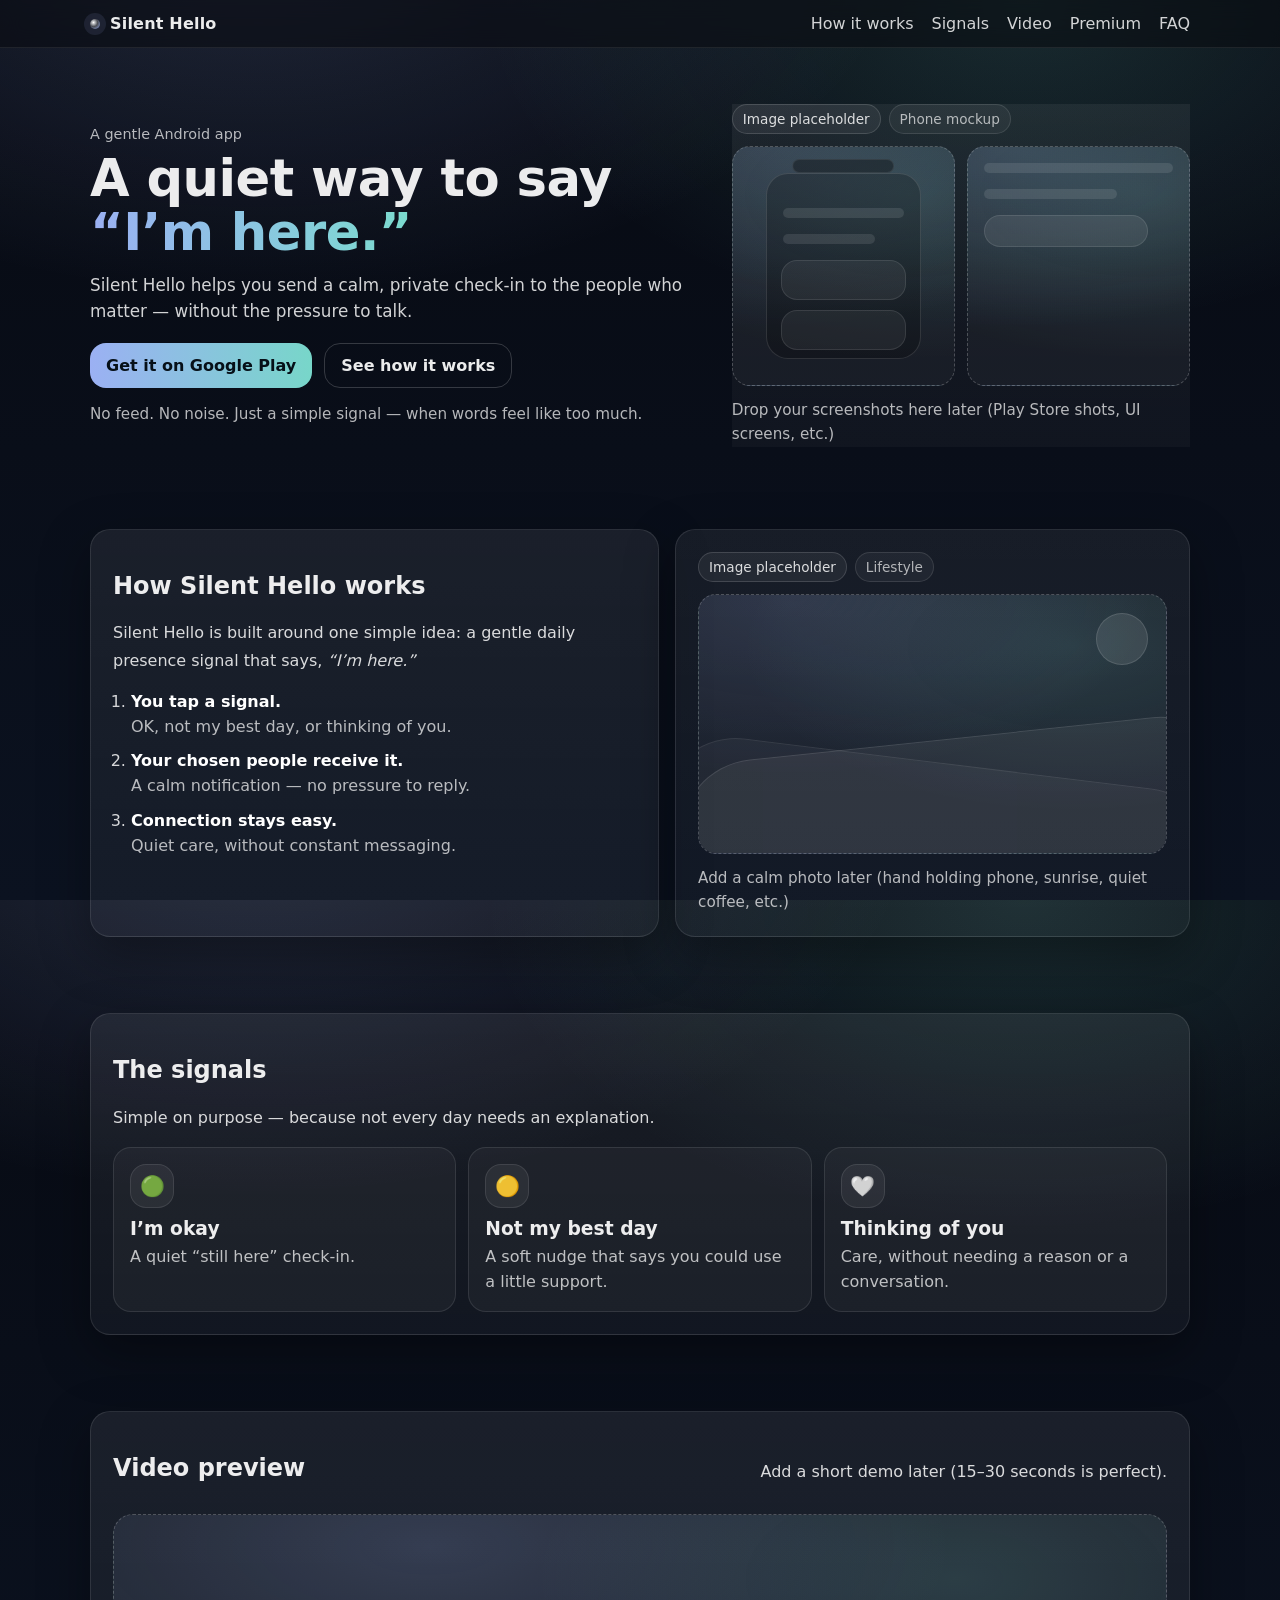
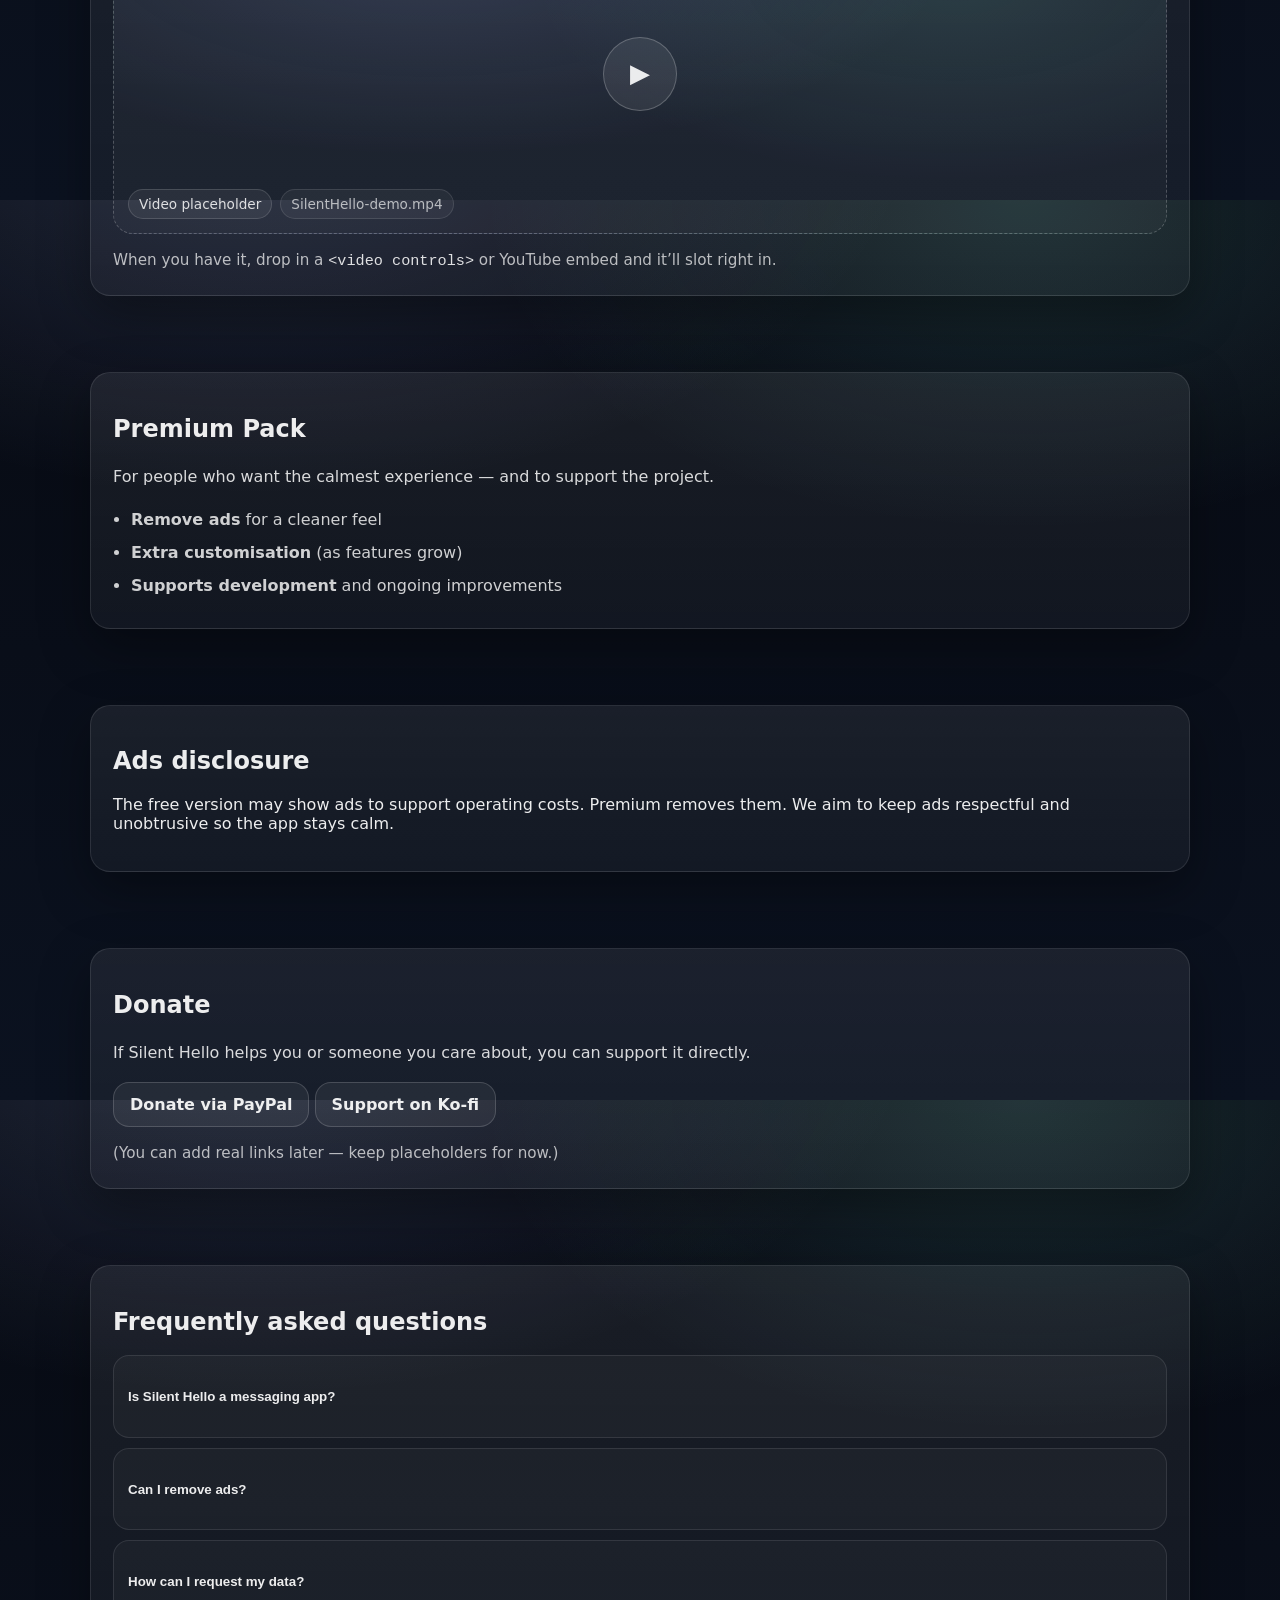
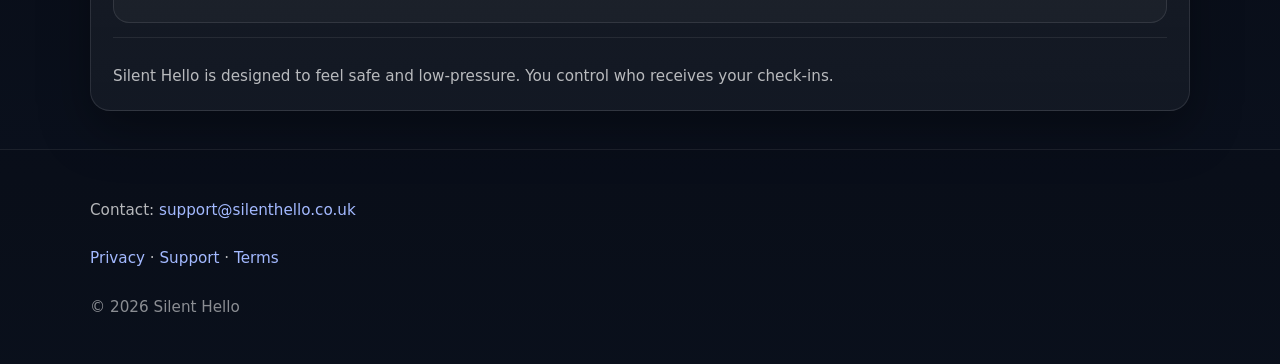
<file: index.html>
<!DOCTYPE html>
<html lang="en">
<head>
  <meta charset="UTF-8" />
  <meta name="viewport" content="width=device-width, initial-scale=1, viewport-fit=cover" />
  <meta name="theme-color" content="#0b1220" />
  <meta
    name="description"
    content="Silent Hello is a quiet daily presence signal — a calm, private way to let someone know you're here."
  />
  <title>Silent Hello | A quiet way to say “I’m here.”</title>
  <link rel="stylesheet" href="styles.css" />
</head>

<body>
  <a class="skip-link" href="#main-content">Skip to main content</a>

  <header class="site-header" id="top">
    <div class="container nav-wrap">
      <a class="brand" href="#top" aria-label="Silent Hello home">
        <span class="brand-dot" aria-hidden="true"></span>
        Silent Hello
      </a>

      <nav aria-label="Primary">
        <button class="nav-toggle" aria-expanded="false" aria-controls="primaryNav">
          Menu
        </button>
        <ul class="nav-links" id="primaryNav">
          <li><a href="#how-it-works">How it works</a></li>
          <li><a href="#signals">Signals</a></li>
          <li><a href="#video">Video</a></li>
          <li><a href="#premium-pack">Premium</a></li>
          <li><a href="#faq">FAQ</a></li>
        </ul>
      </nav>
    </div>
  </header>

  <main id="main-content">

    <!-- HERO -->
    <section class="hero section">
      <div class="container hero-grid">
        <div class="hero-copy">
          <p class="eyebrow">A gentle Android app</p>
          <h1>A quiet way to say<br><span class="soft">“I’m here.”</span></h1>

          <p class="tagline">
            Silent Hello helps you send a calm, private check-in to the people who matter —
            without the pressure to talk.
          </p>

          <div class="cta-row">
            <a class="button primary" href="#" aria-label="Get Silent Hello on Google Play">
              Get it on Google Play
            </a>
            <a class="button ghost" href="#how-it-works">
              See how it works
            </a>
          </div>

          <p class="micro">
            No feed. No noise. Just a simple signal — when words feel like too much.
          </p>
        </div>

        <!-- HERO MEDIA PLACEHOLDER -->
        <div class="hero-media" aria-label="App preview image placeholder">
          <div class="media-card">
            <div class="media-top">
              <span class="pill">Image placeholder</span>
              <span class="pill subtle">Phone mockup</span>
            </div>

            <!-- Replace this block later with <img src="..." alt="..." /> -->
            <div class="placeholder-grid">
              <div class="ph ph-phone">
                <div class="ph-notch"></div>
                <div class="ph-screen">
                  <div class="ph-line"></div>
                  <div class="ph-line short"></div>
                  <div class="ph-chip"></div>
                  <div class="ph-chip"></div>
                </div>
              </div>
              <div class="ph ph-soft">
                <div class="ph-line"></div>
                <div class="ph-line short"></div>
                <div class="ph-bubble"></div>
              </div>
            </div>

            <p class="media-caption">
              Drop your screenshots here later (Play Store shots, UI screens, etc.)
            </p>
          </div>
        </div>
      </div>
    </section>

    <!-- HOW IT WORKS -->
    <section class="section" id="how-it-works">
      <div class="container split">
        <div class="card">
          <h2>How Silent Hello works</h2>
          <p class="lead">
            Silent Hello is built around one simple idea: a gentle daily presence signal that says,
            <em>“I’m here.”</em>
          </p>

          <ol class="steps">
            <li>
              <strong>You tap a signal.</strong>
              <span>OK, not my best day, or thinking of you.</span>
            </li>
            <li>
              <strong>Your chosen people receive it.</strong>
              <span>A calm notification — no pressure to reply.</span>
            </li>
            <li>
              <strong>Connection stays easy.</strong>
              <span>Quiet care, without constant messaging.</span>
            </li>
          </ol>
        </div>

        <!-- LIFESTYLE IMAGE PLACEHOLDER -->
        <div class="card media-side" aria-label="Lifestyle image placeholder">
          <div class="media-top">
            <span class="pill">Image placeholder</span>
            <span class="pill subtle">Lifestyle</span>
          </div>

          <!-- Replace with real image later -->
          <div class="ph ph-landscape">
            <div class="ph-sun"></div>
            <div class="ph-hill"></div>
            <div class="ph-hill two"></div>
          </div>

          <p class="media-caption">
            Add a calm photo later (hand holding phone, sunrise, quiet coffee, etc.)
          </p>
        </div>
      </div>
    </section>

    <!-- SIGNALS -->
    <section class="section" id="signals">
      <div class="container card">
        <h2>The signals</h2>
        <p class="lead">
          Simple on purpose — because not every day needs an explanation.
        </p>

        <div class="signals">
          <article class="signal">
            <div class="signal-badge" aria-hidden="true">🟢</div>
            <h3>I’m okay</h3>
            <p>A quiet “still here” check-in.</p>
          </article>

          <article class="signal">
            <div class="signal-badge" aria-hidden="true">🟡</div>
            <h3>Not my best day</h3>
            <p>A soft nudge that says you could use a little support.</p>
          </article>

          <article class="signal">
            <div class="signal-badge" aria-hidden="true">🤍</div>
            <h3>Thinking of you</h3>
            <p>Care, without needing a reason or a conversation.</p>
          </article>
        </div>
      </div>
    </section>

    <!-- VIDEO -->
    <section class="section" id="video">
      <div class="container card">
        <div class="section-head">
          <h2>Video preview</h2>
          <p class="lead">Add a short demo later (15–30 seconds is perfect).</p>
        </div>

        <!-- VIDEO PLACEHOLDER -->
        <div class="video-shell" role="group" aria-label="Video placeholder">
          <!-- Replace later with a real <video> or an embedded YouTube iframe -->
          <button class="video-play" type="button" aria-label="Play video (placeholder)">
            ▶
          </button>
          <div class="video-meta">
            <div class="pill">Video placeholder</div>
            <div class="pill subtle">SilentHello-demo.mp4</div>
          </div>
        </div>

        <p class="micro">
          When you have it, drop in a <code>&lt;video controls&gt;</code> or YouTube embed and it’ll slot right in.
        </p>
      </div>
    </section>

    <!-- PREMIUM -->
    <section class="section" id="premium-pack">
      <div class="container card">
        <h2>Premium Pack</h2>
        <p class="lead">
          For people who want the calmest experience — and to support the project.
        </p>
        <ul class="bullets">
          <li><strong>Remove ads</strong> for a cleaner feel</li>
          <li><strong>Extra customisation</strong> (as features grow)</li>
          <li><strong>Supports development</strong> and ongoing improvements</li>
        </ul>
      </div>
    </section>

    <!-- ADS -->
    <section class="section" id="ads-disclosure">
      <div class="container card">
        <h2>Ads disclosure</h2>
        <p>
          The free version may show ads to support operating costs. Premium removes them.
          We aim to keep ads respectful and unobtrusive so the app stays calm.
        </p>
      </div>
    </section>

    <!-- DONATE -->
    <section class="section" id="donate">
      <div class="container card">
        <h2>Donate</h2>
        <p class="lead">
          If Silent Hello helps you or someone you care about, you can support it directly.
        </p>

        <div class="button-row">
          <a class="button secondary" href="#">Donate via PayPal</a>
          <a class="button secondary" href="#">Support on Ko-fi</a>
        </div>

        <p class="micro">
          (You can add real links later — keep placeholders for now.)
        </p>
      </div>
    </section>

    <!-- FAQ -->
    <section class="section" id="faq">
      <div class="container card">
        <h2>Frequently asked questions</h2>

        <div class="accordion" data-accordion>
          <div class="qa">
            <h3>
              <button class="accordion-trigger" id="faq-q1" aria-expanded="false" aria-controls="faq-a1">
                Is Silent Hello a messaging app?
              </button>
            </h3>
            <div class="accordion-panel" id="faq-a1" role="region" aria-labelledby="faq-q1" hidden>
              <p>No — it’s a lightweight presence signal, not a conversation feed.</p>
            </div>
          </div>

          <div class="qa">
            <h3>
              <button class="accordion-trigger" id="faq-q2" aria-expanded="false" aria-controls="faq-a2">
                Can I remove ads?
              </button>
            </h3>
            <div class="accordion-panel" id="faq-a2" role="region" aria-labelledby="faq-q2" hidden>
              <p>Yes. Premium removes ads and helps fund development.</p>
            </div>
          </div>

          <div class="qa">
            <h3>
              <button class="accordion-trigger" id="faq-q3" aria-expanded="false" aria-controls="faq-a3">
                How can I request my data?
              </button>
            </h3>
            <div class="accordion-panel" id="faq-a3" role="region" aria-labelledby="faq-q3" hidden>
              <p>Inside the app, go to Settings to request data export or account deletion (where available).</p>
            </div>
          </div>
        </div>

        <div class="quiet-note">
          <p class="micro">
            Silent Hello is designed to feel safe and low-pressure. You control who receives your check-ins.
          </p>
        </div>
      </div>
    </section>

  </main>

  <footer class="site-footer">
    <div class="container footer-content">
      <p class="micro">
        Contact:
        <a href="mailto:support@silenthello.co.uk">support@silenthello.co.uk</a>
      </p>

      <p class="micro">
        <a href="privacy.html">Privacy</a> ·
        <a href="support.html">Support</a> ·
        <a href="terms.html">Terms</a>
      </p>

      <p class="micro subtle">
        © <span id="year"></span> Silent Hello
      </p>
    </div>
  </footer>

  <script src="app.js"></script>
</body>
</html>
</file>
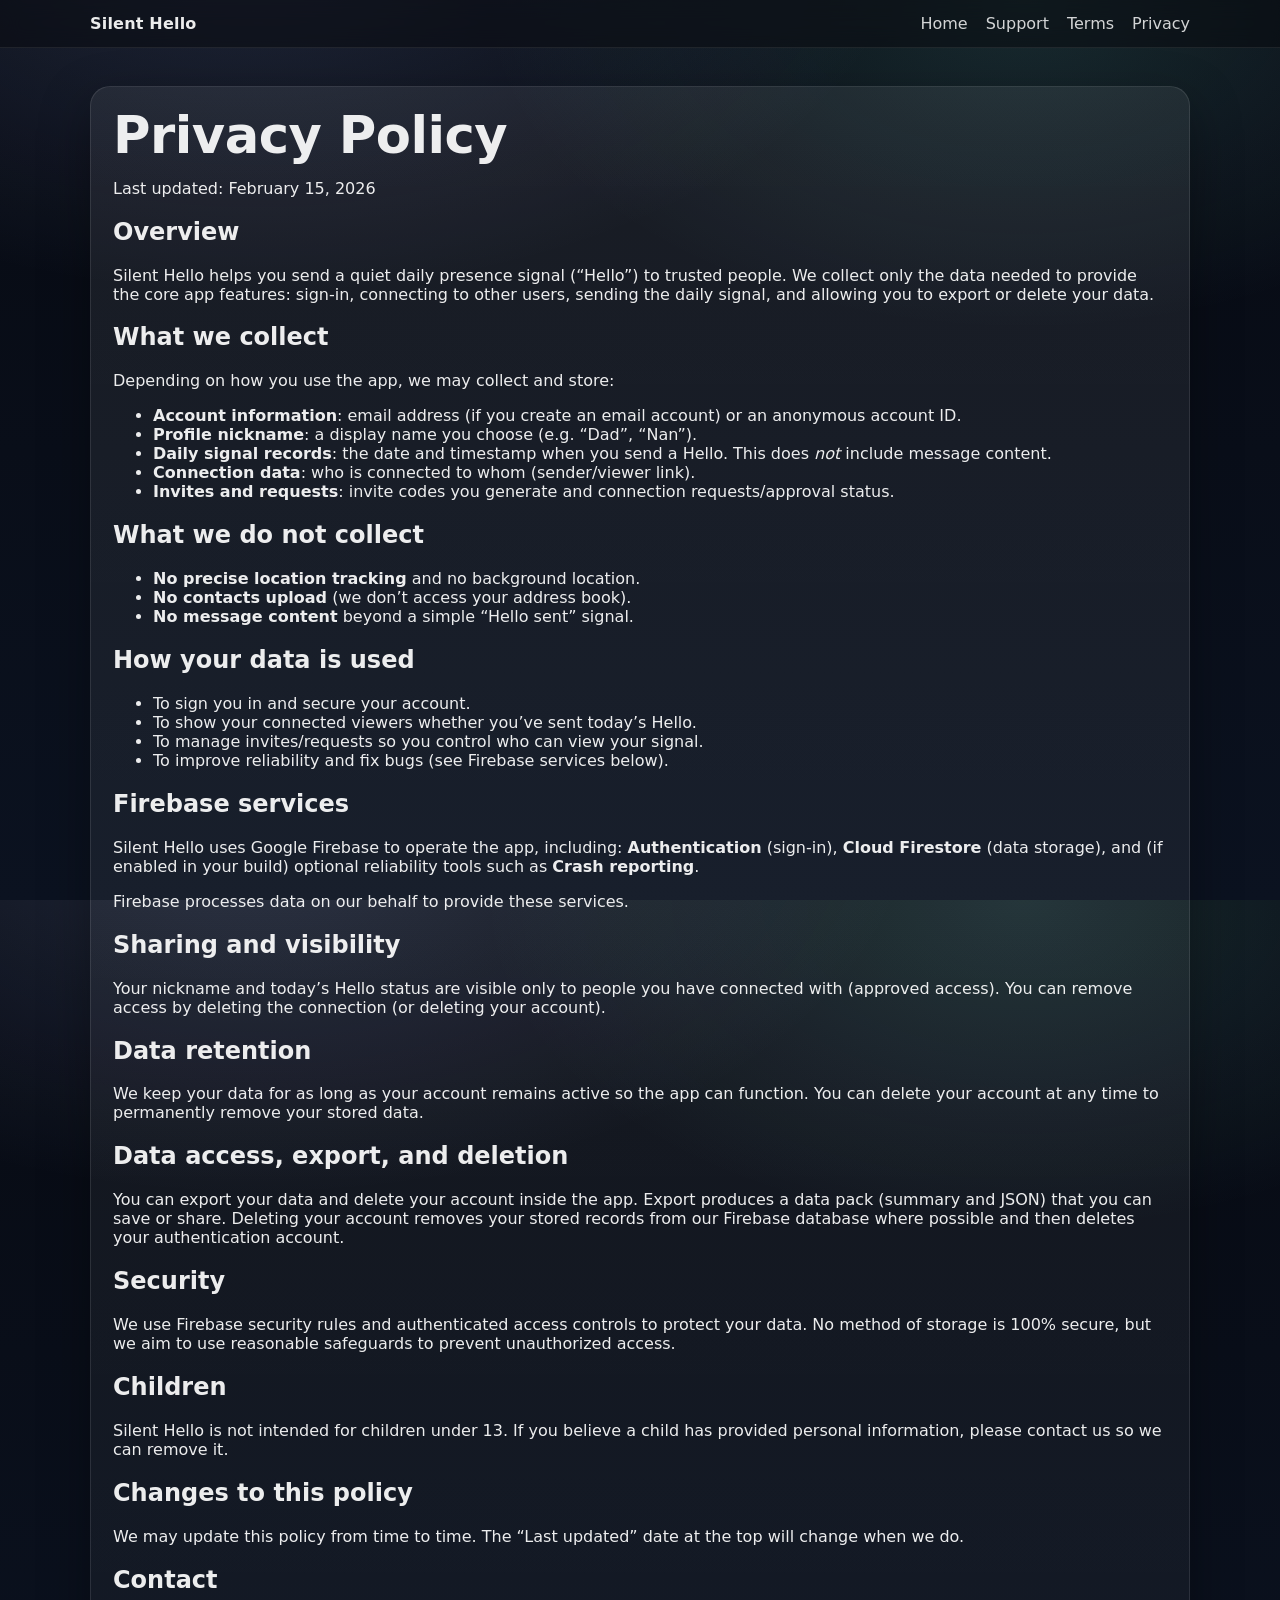
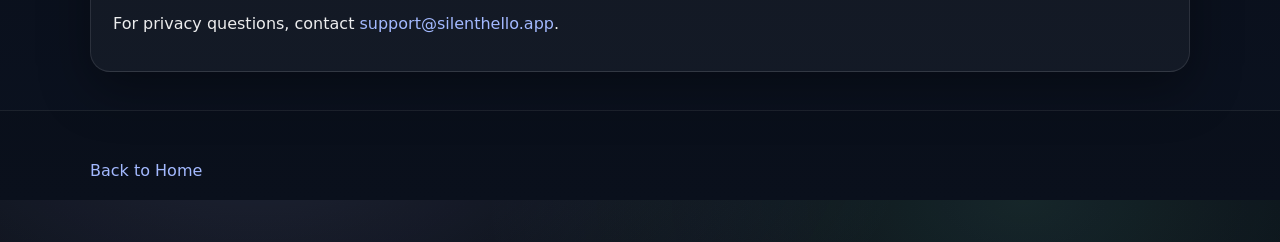
<file: privacy.html>
<!DOCTYPE html>
<html lang="en">
  <head>
    <meta charset="UTF-8" />
    <meta name="viewport" content="width=device-width, initial-scale=1.0" />
    <meta name="description" content="Privacy Policy for the Silent Hello Android app." />
    <title>Privacy Policy | Silent Hello</title>
    <link rel="stylesheet" href="styles.css" />
  </head>
  <body>
    <header class="site-header">
      <div class="container nav-wrap">
        <div class="brand">Silent Hello</div>
        <nav aria-label="Primary">
          <ul class="nav-links">
            <li><a href="index.html">Home</a></li>
            <li><a href="support.html">Support</a></li>
            <li><a href="terms.html">Terms</a></li>
            <li><a href="privacy.html" aria-current="page">Privacy</a></li>
          </ul>
        </nav>
      </div>
    </header>

    <main class="section">
      <div class="container card legal">
        <h1>Privacy Policy</h1>
        <p>Last updated: February 15, 2026</p>

        <h2>Overview</h2>
        <p>
          Silent Hello helps you send a quiet daily presence signal (“Hello”) to trusted people.
          We collect only the data needed to provide the core app features: sign-in, connecting
          to other users, sending the daily signal, and allowing you to export or delete your data.
        </p>

        <h2>What we collect</h2>
        <p>Depending on how you use the app, we may collect and store:</p>
        <ul>
          <li><strong>Account information</strong>: email address (if you create an email account) or an anonymous account ID.</li>
          <li><strong>Profile nickname</strong>: a display name you choose (e.g. “Dad”, “Nan”).</li>
          <li>
            <strong>Daily signal records</strong>: the date and timestamp when you send a Hello.
            This does <em>not</em> include message content.
          </li>
          <li><strong>Connection data</strong>: who is connected to whom (sender/viewer link).</li>
          <li><strong>Invites and requests</strong>: invite codes you generate and connection requests/approval status.</li>
        </ul>

        <h2>What we do not collect</h2>
        <ul>
          <li><strong>No precise location tracking</strong> and no background location.</li>
          <li><strong>No contacts upload</strong> (we don’t access your address book).</li>
          <li><strong>No message content</strong> beyond a simple “Hello sent” signal.</li>
        </ul>

        <h2>How your data is used</h2>
        <ul>
          <li>To sign you in and secure your account.</li>
          <li>To show your connected viewers whether you’ve sent today’s Hello.</li>
          <li>To manage invites/requests so you control who can view your signal.</li>
          <li>To improve reliability and fix bugs (see Firebase services below).</li>
        </ul>

        <h2>Firebase services</h2>
        <p>
          Silent Hello uses Google Firebase to operate the app, including:
          <strong>Authentication</strong> (sign-in), <strong>Cloud Firestore</strong> (data storage),
          and (if enabled in your build) optional reliability tools such as <strong>Crash reporting</strong>.
        </p>
        <p>
          Firebase processes data on our behalf to provide these services.
        </p>

        <h2>Sharing and visibility</h2>
        <p>
          Your nickname and today’s Hello status are visible only to people you have connected with
          (approved access). You can remove access by deleting the connection (or deleting your account).
        </p>

        <h2>Data retention</h2>
        <p>
          We keep your data for as long as your account remains active so the app can function.
          You can delete your account at any time to permanently remove your stored data.
        </p>

        <h2>Data access, export, and deletion</h2>
        <p>
          You can export your data and delete your account inside the app. Export produces a data
          pack (summary and JSON) that you can save or share. Deleting your account removes your stored
          records from our Firebase database where possible and then deletes your authentication account.
        </p>

        <h2>Security</h2>
        <p>
          We use Firebase security rules and authenticated access controls to protect your data.
          No method of storage is 100% secure, but we aim to use reasonable safeguards to prevent
          unauthorized access.
        </p>

        <h2>Children</h2>
        <p>
          Silent Hello is not intended for children under 13. If you believe a child has provided
          personal information, please contact us so we can remove it.
        </p>

        <h2>Changes to this policy</h2>
        <p>
          We may update this policy from time to time. The “Last updated” date at the top will change
          when we do.
        </p>

        <h2>Contact</h2>
        <p>
          For privacy questions, contact
          <a href="mailto:support@silenthello.app">support@silenthello.app</a>.
        </p>
      </div>
    </main>

    <footer class="site-footer">
      <div class="container footer-content">
        <p><a href="index.html">Back to Home</a></p>
      </div>
    </footer>
  </body>
</html>
</file>
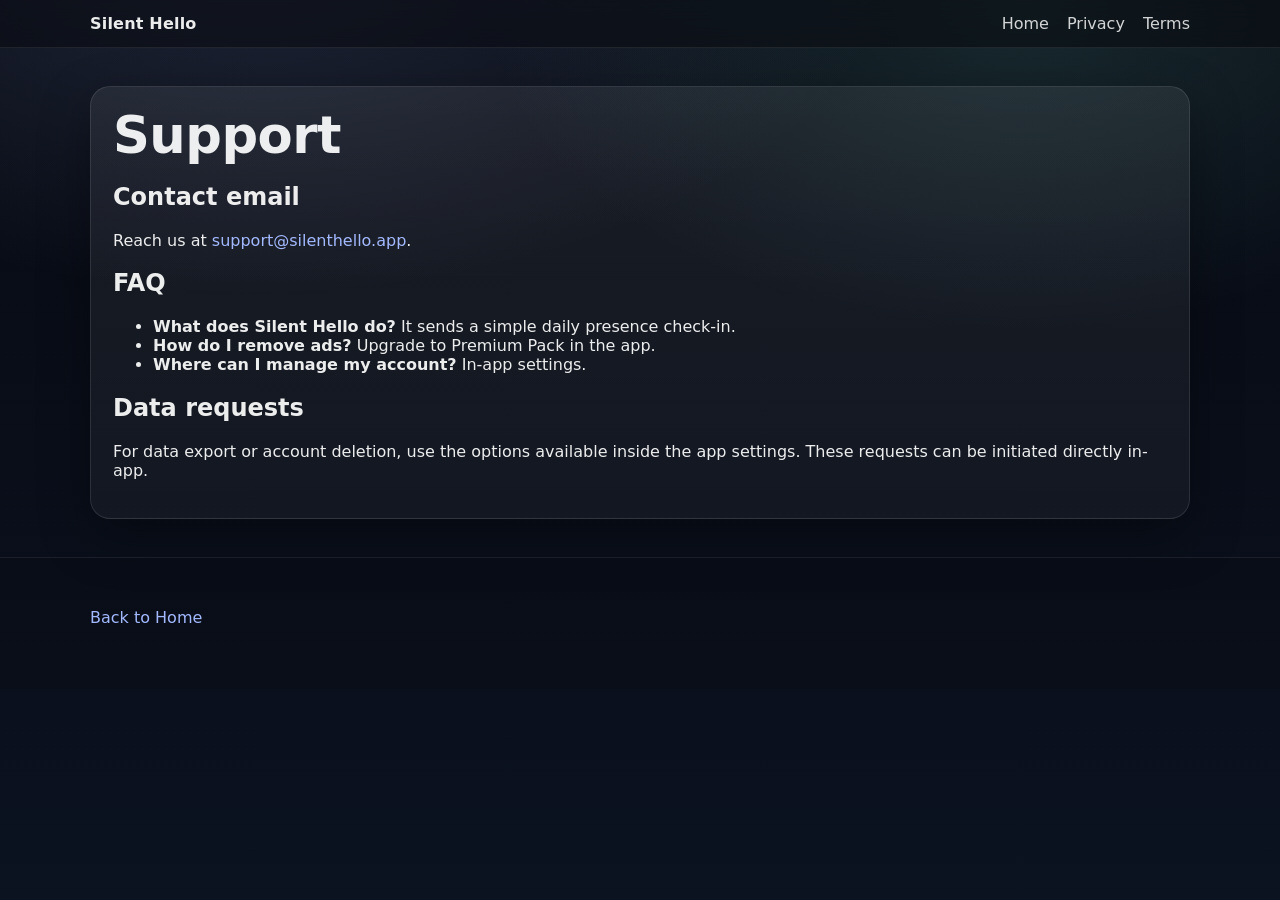
<file: support.html>
<!DOCTYPE html>
<html lang="en">
  <head>
    <meta charset="UTF-8" />
    <meta name="viewport" content="width=device-width, initial-scale=1.0" />
    <meta name="description" content="Support information for the Silent Hello Android app." />
    <title>Support | Silent Hello</title>
    <link rel="stylesheet" href="styles.css" />
  </head>
  <body>
    <header class="site-header">
      <div class="container nav-wrap">
        <div class="brand">Silent Hello</div>
        <nav aria-label="Primary">
          <ul class="nav-links">
            <li><a href="index.html">Home</a></li>
            <li><a href="privacy.html">Privacy</a></li>
            <li><a href="terms.html">Terms</a></li>
          </ul>
        </nav>
      </div>
    </header>

    <main class="section">
      <div class="container card legal">
        <h1>Support</h1>

        <h2>Contact email</h2>
        <p>
          Reach us at
          <a href="mailto:support@silenthello.app">support@silenthello.app</a>.
        </p>

        <h2>FAQ</h2>
        <ul>
          <li><strong>What does Silent Hello do?</strong> It sends a simple daily presence check-in.</li>
          <li><strong>How do I remove ads?</strong> Upgrade to Premium Pack in the app.</li>
          <li><strong>Where can I manage my account?</strong> In-app settings.</li>
        </ul>

        <h2>Data requests</h2>
        <p>
          For data export or account deletion, use the options available inside
          the app settings. These requests can be initiated directly in-app.
        </p>
      </div>
    </main>

    <footer class="site-footer">
      <div class="container footer-content">
        <p><a href="index.html">Back to Home</a></p>
      </div>
    </footer>
  </body>
</html>
</file>
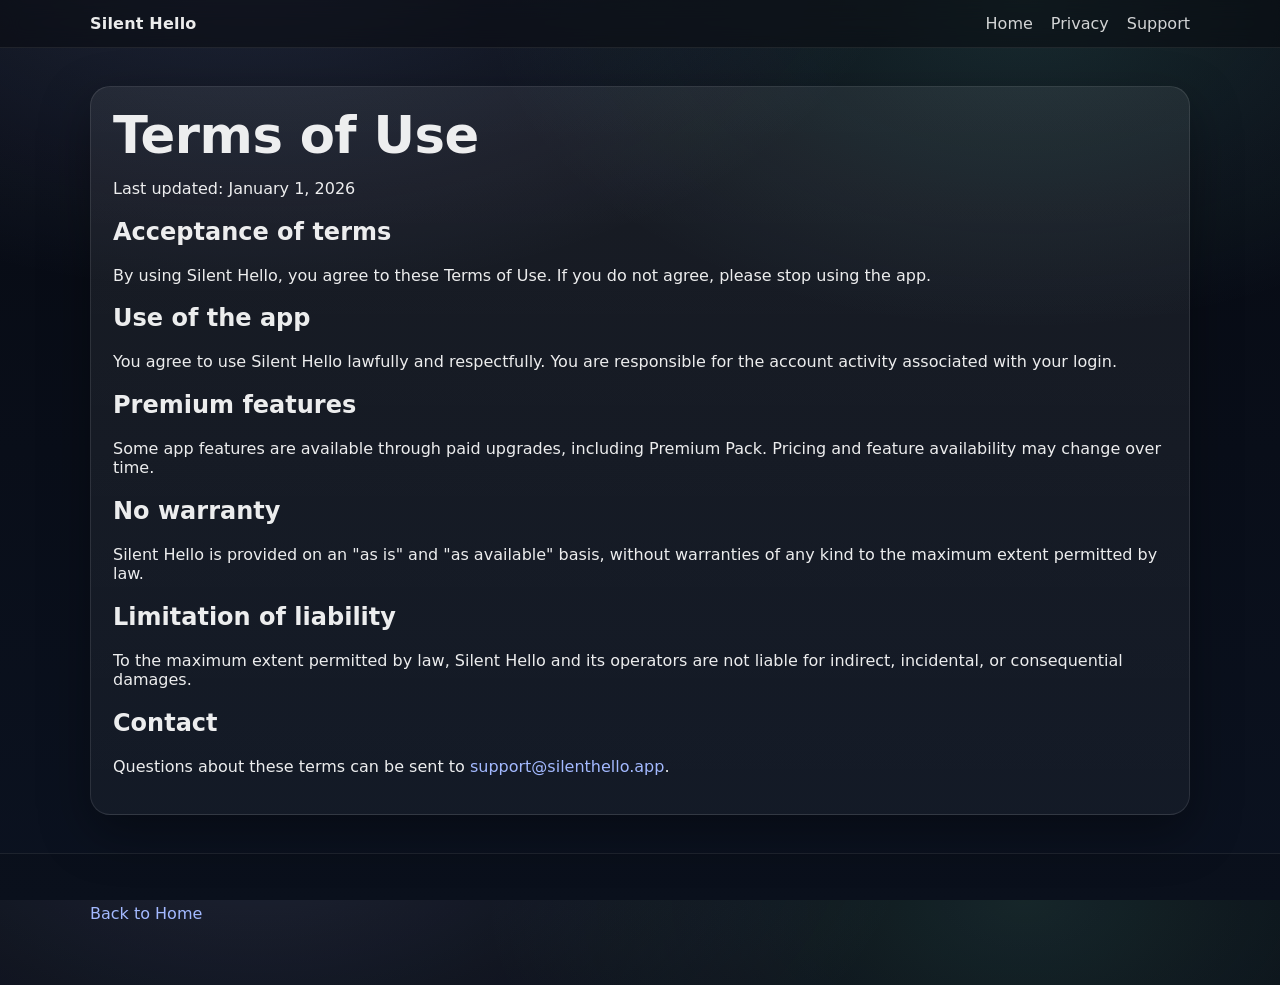
<file: terms.html>
<!DOCTYPE html>
<html lang="en">
  <head>
    <meta charset="UTF-8" />
    <meta name="viewport" content="width=device-width, initial-scale=1.0" />
    <meta name="description" content="Terms of Use for the Silent Hello Android app." />
    <title>Terms of Use | Silent Hello</title>
    <link rel="stylesheet" href="styles.css" />
  </head>
  <body>
    <header class="site-header">
      <div class="container nav-wrap">
        <div class="brand">Silent Hello</div>
        <nav aria-label="Primary">
          <ul class="nav-links">
            <li><a href="index.html">Home</a></li>
            <li><a href="privacy.html">Privacy</a></li>
            <li><a href="support.html">Support</a></li>
          </ul>
        </nav>
      </div>
    </header>

    <main class="section">
      <div class="container card legal">
        <h1>Terms of Use</h1>
        <p>Last updated: January 1, 2026</p>

        <h2>Acceptance of terms</h2>
        <p>
          By using Silent Hello, you agree to these Terms of Use. If you do not
          agree, please stop using the app.
        </p>

        <h2>Use of the app</h2>
        <p>
          You agree to use Silent Hello lawfully and respectfully. You are
          responsible for the account activity associated with your login.
        </p>

        <h2>Premium features</h2>
        <p>
          Some app features are available through paid upgrades, including
          Premium Pack. Pricing and feature availability may change over time.
        </p>

        <h2>No warranty</h2>
        <p>
          Silent Hello is provided on an "as is" and "as available" basis,
          without warranties of any kind to the maximum extent permitted by law.
        </p>

        <h2>Limitation of liability</h2>
        <p>
          To the maximum extent permitted by law, Silent Hello and its operators
          are not liable for indirect, incidental, or consequential damages.
        </p>

        <h2>Contact</h2>
        <p>
          Questions about these terms can be sent to
          <a href="mailto:support@silenthello.app">support@silenthello.app</a>.
        </p>
      </div>
    </main>

    <footer class="site-footer">
      <div class="container footer-content">
        <p><a href="index.html">Back to Home</a></p>
      </div>
    </footer>
  </body>
</html>
</file>
<file: styles.css>
:root{
  --bg0:#070a12;
  --bg1:#0b1220;
  --card: rgba(255,255,255,.06);
  --card2: rgba(255,255,255,.04);
  --stroke: rgba(255,255,255,.10);

  --txt: rgba(255,255,255,.92);
  --muted: rgba(255,255,255,.70);
  --soft: rgba(255,255,255,.82);

  --a: #a3b9ff;
  --a2:#87f2e2;

  --r: 20px;
  --shadow: 0 18px 50px rgba(0,0,0,.35);
}

*{box-sizing:border-box}
html,body{height:100%}
body{
  margin:0;
  font-family: ui-sans-serif, system-ui, -apple-system, Segoe UI, Roboto, Arial, sans-serif;
  background:
    radial-gradient(1200px 700px at 20% -10%, rgba(163,185,255,.18), transparent 55%),
    radial-gradient(900px 550px at 80% 0%, rgba(135,242,226,.14), transparent 60%),
    linear-gradient(180deg, var(--bg0), var(--bg1));
  color: var(--txt);
}

a{color:var(--a); text-decoration:none}
a:hover{text-decoration:underline}
code{color:rgba(255,255,255,.86)}

.container{
  width:min(1100px, calc(100% - 32px));
  margin:0 auto;
}

/* Skip link */
.skip-link{
  position:absolute;
  left:-999px;
  top:10px;
  background:#fff;
  color:#000;
  padding:10px 12px;
  border-radius:12px;
}
.skip-link:focus{left:12px; z-index:9999}

/* Header */
.site-header{
  position:sticky;
  top:0;
  z-index:20;
  backdrop-filter: blur(10px);
  background: rgba(8,10,16,.55);
  border-bottom: 1px solid rgba(255,255,255,.08);
}
.nav-wrap{
  display:flex;
  align-items:center;
  justify-content:space-between;
  padding:14px 0;
  gap:16px;
}
.brand{
  display:flex;
  align-items:center;
  gap:10px;
  font-weight:700;
  letter-spacing:.2px;
  color:var(--txt);
}
.brand-dot{
  width:10px;height:10px;border-radius:999px;
  background: radial-gradient(circle at 35% 35%, #fff, rgba(255,255,255,.25) 45%, rgba(163,185,255,.9));
  box-shadow: 0 0 0 6px rgba(163,185,255,.10);
}

.nav-toggle{
  display:none;
  border:1px solid rgba(255,255,255,.14);
  background: rgba(255,255,255,.06);
  color:var(--txt);
  padding:10px 12px;
  border-radius:14px;
}
.nav-links{
  list-style:none;
  display:flex;
  gap:18px;
  margin:0;
  padding:0;
}
.nav-links a{color:rgba(255,255,255,.82)}
.nav-links a:hover{color:#fff}

/* Sections */
.section{padding:38px 0}
.hero{padding:56px 0 44px}

.hero-grid{
  display:grid;
  grid-template-columns: 1.15fr .85fr;
  gap:22px;
  align-items:center;
}
.eyebrow{
  display:inline-flex;
  gap:8px;
  align-items:center;
  font-size:.9rem;
  color: rgba(255,255,255,.70);
  margin:0 0 10px;
}
h1{
  margin:0 0 10px;
  line-height:1.05;
  font-size: clamp(2.1rem, 4vw, 3.3rem);
  letter-spacing:-.5px;
}
.soft{
  color: rgba(255,255,255,.92);
  background: linear-gradient(90deg, rgba(163,185,255,.95), rgba(135,242,226,.90));
  -webkit-background-clip:text;
  background-clip:text;
  color:transparent;
}
.tagline{
  margin: 12px 0 18px;
  color: var(--soft);
  line-height:1.6;
  font-size: 1.05rem;
}
.micro{
  margin: 14px 0 0;
  color: var(--muted);
  line-height:1.6;
  font-size:.95rem;
}
.micro.subtle{opacity:.75}

.cta-row{display:flex; gap:12px; flex-wrap:wrap; margin-top:10px}

/* Cards */
.card{
  background: linear-gradient(180deg, rgba(255,255,255,.07), rgba(255,255,255,.04));
  border:1px solid var(--stroke);
  border-radius: var(--r);
  padding: 22px;
  box-shadow: var(--shadow);
}
.lead{color: rgba(255,255,255,.84); line-height:1.7; margin-top:10px}

/* Split layout */
.split{
  display:grid;
  grid-template-columns: 1.05fr .95fr;
  gap:16px;
  align-items:stretch;
}

/* Buttons */
.button{
  display:inline-flex;
  align-items:center;
  justify-content:center;
  gap:10px;
  padding: 12px 16px;
  border-radius: 16px;
  border: 1px solid rgba(255,255,255,.16);
  background: rgba(255,255,255,.06);
  color: var(--txt);
  font-weight: 650;
  text-decoration:none;
}
.button:hover{transform: translateY(-1px); transition: transform .15s ease}
.button.primary{
  background: linear-gradient(90deg, rgba(163,185,255,.95), rgba(135,242,226,.88));
  color:#061018;
  border: none;
}
.button.secondary{
  background: rgba(255,255,255,.06);
}
.button.ghost{
  background: transparent;
  border: 1px solid rgba(255,255,255,.18);
}

/* Steps */
.steps{
  margin: 14px 0 0;
  padding-left: 18px;
  display:grid;
  gap:10px;
}
.steps li{color:rgba(255,255,255,.82); line-height:1.55}
.steps strong{display:block; color:#fff}
.steps span{display:block; color:rgba(255,255,255,.70)}

/* Signals */
.signals{
  display:grid;
  grid-template-columns: repeat(3, 1fr);
  gap: 12px;
  margin-top: 14px;
}
.signal{
  background: rgba(255,255,255,.04);
  border:1px solid rgba(255,255,255,.10);
  border-radius: 18px;
  padding:16px;
}
.signal h3{margin:10px 0 6px}
.signal p{margin:0; color:rgba(255,255,255,.72); line-height:1.55}
.signal-badge{
  width:44px; height:44px;
  display:grid; place-items:center;
  border-radius: 16px;
  background: rgba(255,255,255,.06);
  border:1px solid rgba(255,255,255,.10);
  font-size: 20px;
}

/* Media */
.hero-media .media-card,
.media-side{
  background: linear-gradient(180deg, rgba(255,255,255,.06), rgba(255,255,255,.03));
}
.media-top{
  display:flex;
  gap:8px;
  flex-wrap:wrap;
  margin-bottom: 12px;
}
.pill{
  display:inline-flex;
  padding: 6px 10px;
  border-radius: 999px;
  border:1px solid rgba(255,255,255,.14);
  background: rgba(255,255,255,.06);
  color: rgba(255,255,255,.84);
  font-size:.85rem;
}
.pill.subtle{opacity:.8}

.media-caption{
  margin: 12px 0 0;
  color: rgba(255,255,255,.70);
  font-size:.95rem;
  line-height:1.6;
}

/* Placeholders */
.placeholder-grid{
  display:grid;
  grid-template-columns: 1fr 1fr;
  gap: 12px;
}
.ph{
  position:relative;
  border-radius: 18px;
  border:1px dashed rgba(255,255,255,.22);
  background:
    radial-gradient(600px 300px at 20% 0%, rgba(163,185,255,.14), transparent 60%),
    radial-gradient(600px 300px at 80% 20%, rgba(135,242,226,.12), transparent 55%),
    rgba(255,255,255,.03);
  overflow:hidden;
  min-height: 180px;
}
.ph-line{
  height: 10px;
  margin: 16px;
  border-radius: 999px;
  background: rgba(255,255,255,.10);
}
.ph-line.short{width:60%}
.ph-bubble{
  width: 74%;
  height: 32px;
  border-radius: 999px;
  margin: 14px 16px;
  background: rgba(255,255,255,.08);
  border: 1px solid rgba(255,255,255,.10);
}

/* Phone placeholder */
.ph-phone{min-height: 240px; display:grid; place-items:center}
.ph-phone .ph-notch{
  position:absolute; top:12px; left:50%;
  transform:translateX(-50%);
  width: 46%;
  height: 14px;
  border-radius: 999px;
  background: rgba(0,0,0,.35);
  border:1px solid rgba(255,255,255,.08);
}
.ph-phone .ph-screen{
  width: 70%;
  height: 78%;
  border-radius: 22px;
  border:1px solid rgba(255,255,255,.12);
  background: rgba(0,0,0,.22);
  padding-top: 18px;
}
.ph-chip{
  height: 40px;
  margin: 10px 14px;
  border-radius: 16px;
  background: rgba(255,255,255,.06);
  border: 1px solid rgba(255,255,255,.10);
}

/* Landscape placeholder */
.ph-landscape{min-height: 260px}
.ph-sun{
  width:52px; height:52px; border-radius: 999px;
  background: rgba(255,255,255,.10);
  position:absolute; top:18px; right:18px;
  border: 1px solid rgba(255,255,255,.12);
}
.ph-hill{
  position:absolute; left:-20px; bottom:-40px;
  width: 120%;
  height: 60%;
  border-radius: 999px;
  background: rgba(255,255,255,.06);
  border: 1px solid rgba(255,255,255,.10);
  transform: rotate(-6deg);
}
.ph-hill.two{
  left:-40px; bottom:-60px;
  height: 58%;
  opacity:.7;
  transform: rotate(7deg);
}

/* Video */
.section-head{display:flex; justify-content:space-between; align-items:flex-end; gap:16px; flex-wrap:wrap}
.video-shell{
  position:relative;
  border-radius: 20px;
  border:1px dashed rgba(255,255,255,.22);
  background:
    radial-gradient(900px 360px at 30% 10%, rgba(163,185,255,.16), transparent 58%),
    radial-gradient(700px 340px at 80% 20%, rgba(135,242,226,.12), transparent 60%),
    rgba(255,255,255,.03);
  min-height: 320px;
  overflow:hidden;
  display:grid;
  place-items:center;
  margin-top: 12px;
}
.video-play{
  width: 74px; height: 74px;
  border-radius: 999px;
  border:1px solid rgba(255,255,255,.22);
  background: rgba(255,255,255,.08);
  color: rgba(255,255,255,.90);
  font-size: 26px;
  cursor:pointer;
}
.video-meta{
  position:absolute;
  left:14px; bottom:14px;
  display:flex; gap:8px; flex-wrap:wrap;
}

/* Bullets */
.bullets{
  margin: 12px 0 0;
  padding-left: 18px;
  color: rgba(255,255,255,.80);
  line-height:1.7;
}
.bullets li{margin: 6px 0}

/* Accordion */
.accordion{margin-top: 12px; display:grid; gap:10px}
.qa{
  border-radius: 16px;
  border:1px solid rgba(255,255,255,.10);
  background: rgba(255,255,255,.03);
  overflow:hidden;
}
.accordion-trigger{
  width:100%;
  text-align:left;
  padding: 14px 14px;
  background: transparent;
  border: 0;
  color: rgba(255,255,255,.92);
  font-weight: 650;
  cursor:pointer;
}
.accordion-panel{
  padding: 0 14px 14px;
  color: rgba(255,255,255,.74);
  line-height:1.65;
}

.quiet-note{
  margin-top: 14px;
  padding-top: 12px;
  border-top: 1px solid rgba(255,255,255,.08);
}

/* Footer */
.site-footer{
  padding: 34px 0 46px;
  border-top: 1px solid rgba(255,255,255,.08);
  background: rgba(0,0,0,.12);
}
.footer-content{
  display:flex;
  flex-direction:column;
  gap:10px;
}

/* Responsive */
@media (max-width: 900px){
  .hero-grid{grid-template-columns: 1fr}
  .split{grid-template-columns: 1fr}
  .signals{grid-template-columns: 1fr}
  .placeholder-grid{grid-template-columns: 1fr}
  .nav-toggle{display:inline-flex}
  .nav-links{
    display:none;
    flex-direction:column;
    gap:10px;
    background: rgba(0,0,0,.25);
    border: 1px solid rgba(255,255,255,.08);
    padding: 12px;
    border-radius: 16px;
  }
  .nav-links.open{display:flex}
}
</file>
